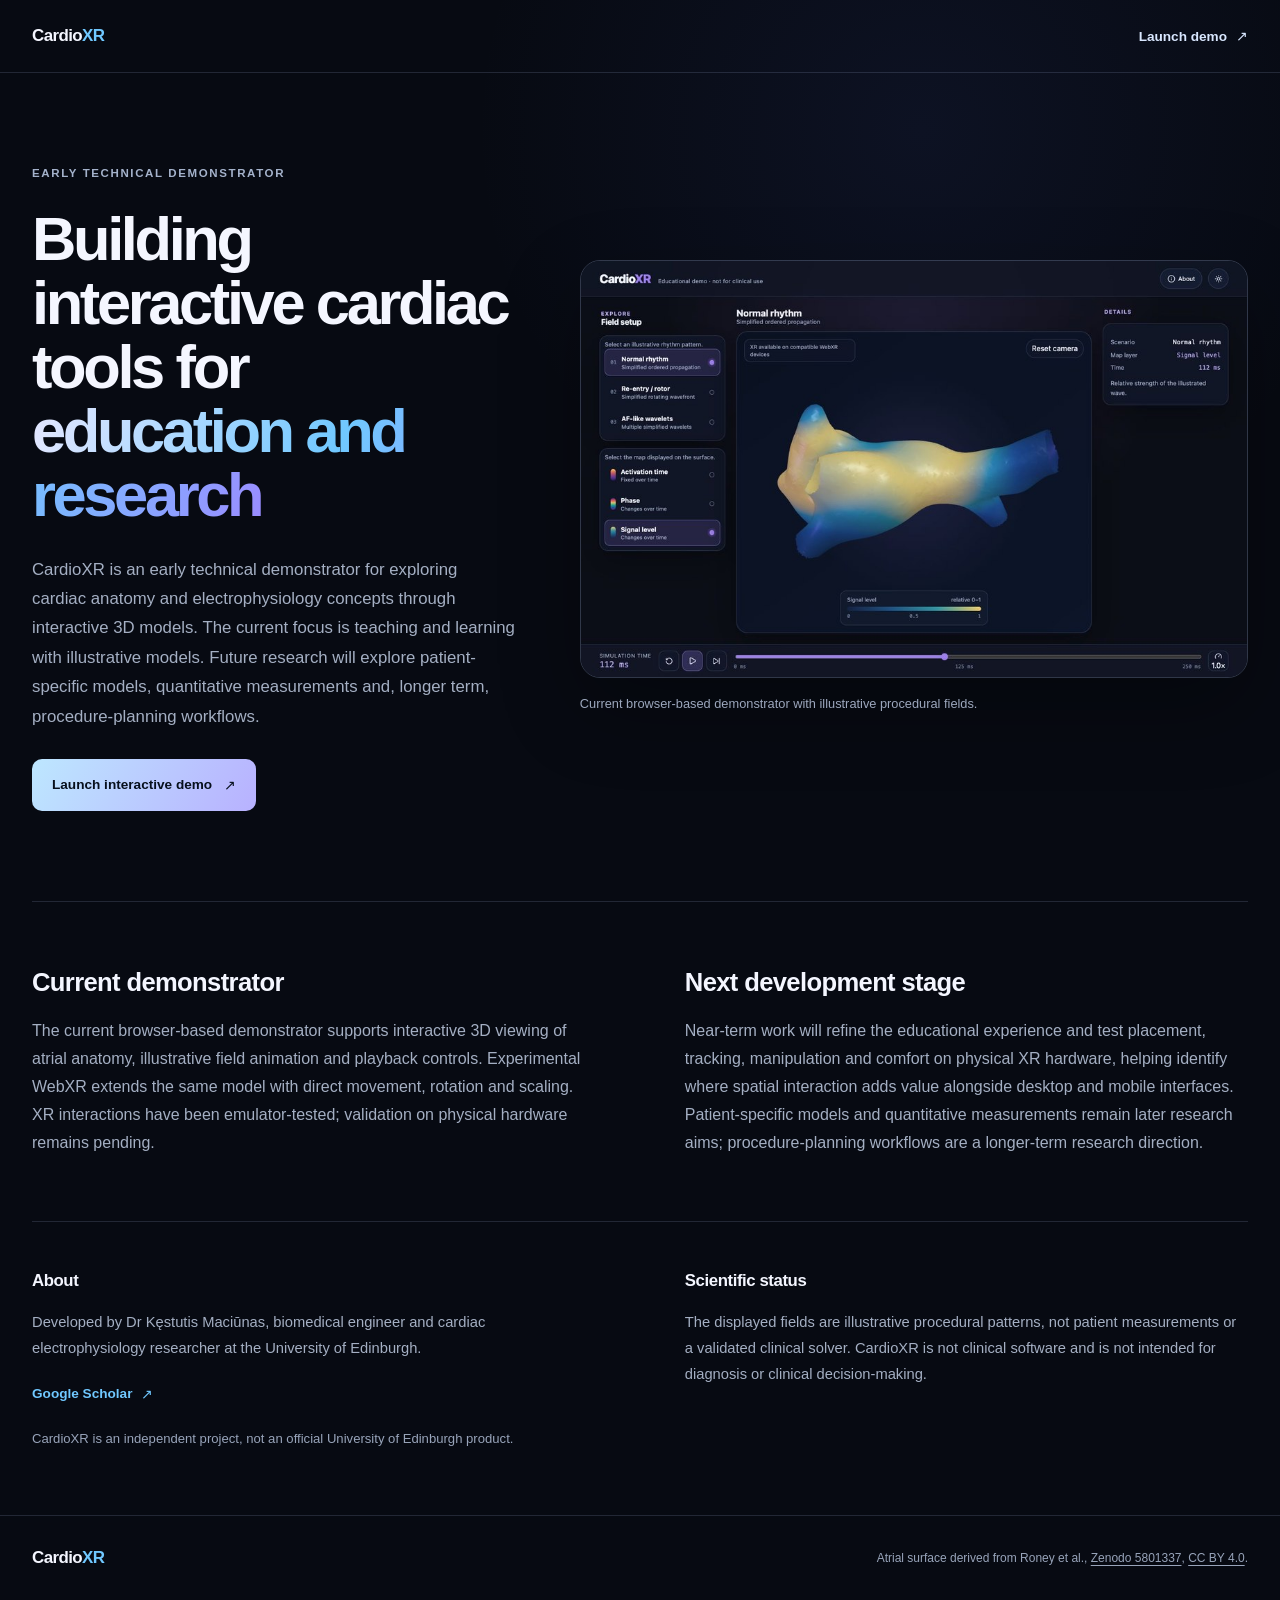
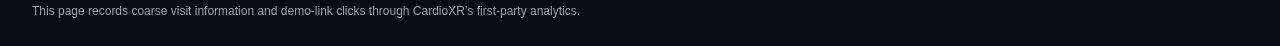
<file: index.html>
<!DOCTYPE html><html lang="en"> <head><meta charset="UTF-8"><meta name="viewport" content="width=device-width, initial-scale=1.0"><meta name="description" content="An early technical demonstrator exploring interactive 3D cardiac models for education, research and longer-term procedure-planning studies."><meta name="application-name" content="CardioXR"><meta name="author" content="Dr Kęstutis Maciūnas"><meta name="robots" content="noindex, nofollow"><meta name="theme-color" content="#070a12"><link rel="canonical" href="https://cardioxr.github.io/"><link rel="icon" type="image/svg+xml" href="/favicon.svg"><meta property="og:type" content="website"><meta property="og:url" content="https://cardioxr.github.io/"><meta property="og:title" content="CardioXR — Interactive cardiac education and research"><meta property="og:description" content="An early technical demonstrator exploring interactive 3D cardiac models for education, research and longer-term procedure-planning studies."><meta property="og:image" content="https://cardioxr.github.io/project/assets/project-social.jpg"><meta property="og:image:width" content="1200"><meta property="og:image:height" content="630"><meta property="og:image:alt" content="The CardioXR browser prototype displaying a coloured 3D atrial surface."><meta name="twitter:card" content="summary_large_image"><meta name="twitter:title" content="CardioXR — Interactive cardiac education and research"><meta name="twitter:description" content="An early technical demonstrator exploring interactive 3D cardiac models for education, research and longer-term procedure-planning studies."><meta name="twitter:image" content="https://cardioxr.github.io/project/assets/project-social.jpg"><title>CardioXR — Interactive cardiac education and research</title><link rel="stylesheet" href="/_astro/index.D4J3Oama.css"></head> <body> <a class="skip-link" href="#main-content">Skip to project overview</a>  <header class="site-header"> <div class="shell header-inner"> <a class="wordmark" href="/" aria-label="CardioXR project home">Cardio<span>XR</span></a> <a class="header-demo" href="/app/" data-demo-launch>Launch demo <span aria-hidden="true">↗</span></a> </div> </header> <main id="main-content"> <section class="hero shell" aria-labelledby="hero-title"> <div class="hero-copy"> <p class="status-kicker">Early technical demonstrator</p> <h1 id="hero-title">Building interactive cardiac tools for <em>education and research</em></h1> <p class="hero-summary">CardioXR is an early technical demonstrator for exploring cardiac anatomy and electrophysiology concepts through interactive 3D models. The current focus is teaching and learning with illustrative models. Future research will explore patient-specific models, quantitative measurements and, longer term, procedure-planning workflows.</p> <a class="button" href="/app/" data-demo-launch>Launch interactive demo <span aria-hidden="true">↗</span></a> </div> <figure class="hero-media"> <img src="/_astro/app-signal-1440.CcxFhosA.jpg" srcset="/_astro/app-signal-960.xH6j9Qmq.jpg 960w, /_astro/app-signal-1440.CcxFhosA.jpg 1440w" sizes="(max-width: 980px) calc(100vw - 40px), 58vw" width="1440" height="900" fetchpriority="high" alt="Complete CardioXR browser interface displaying an illustrative signal-level field on an interactive 3D atrial surface."> <figcaption>Current browser-based demonstrator with illustrative procedural fields.</figcaption> </figure> </section> <div class="project-info shell"> <section aria-labelledby="current-title"> <h2 id="current-title">Current demonstrator</h2> <p>The current browser-based demonstrator supports interactive 3D viewing of atrial anatomy, illustrative field animation and playback controls. Experimental WebXR extends the same model with direct movement, rotation and scaling. XR interactions have been emulator-tested; validation on physical hardware remains pending.</p> </section> <section aria-labelledby="hardware-title"> <h2 id="hardware-title">Next development stage</h2> <p>Near-term work will refine the educational experience and test placement, tracking, manipulation and comfort on physical XR hardware, helping identify where spatial interaction adds value alongside desktop and mobile interfaces. Patient-specific models and quantitative measurements remain later research aims; procedure-planning workflows are a longer-term research direction.</p> </section> </div> <div class="about-grid shell" id="about"> <section aria-labelledby="creator-title"> <h2 id="creator-title">About</h2> <p>Developed by Dr Kęstutis Maciūnas, biomedical engineer and cardiac electrophysiology researcher at the University of Edinburgh.</p> <a class="text-link" href="https://scholar.google.com/citations?user=fGcd5KEAAAAJ&amp;hl=en" target="_blank" rel="noopener noreferrer">Google Scholar <span aria-hidden="true">↗</span></a> <p class="independent-note">CardioXR is an independent project, not an official University of Edinburgh product.</p> </section> <aside aria-labelledby="science-title"> <h2 id="science-title">Scientific status</h2> <p>The displayed fields are illustrative procedural patterns, not patient measurements or a validated clinical solver. CardioXR is not clinical software and is not intended for diagnosis or clinical decision-making.</p> </aside> </div> </main> <footer class="site-footer"> <div class="shell footer-inner"> <a class="wordmark" href="/" aria-label="CardioXR project home">Cardio<span>XR</span></a> <p class="attribution">Atrial surface derived from Roney et al., <a href="https://zenodo.org/records/5801337" target="_blank" rel="noopener noreferrer">Zenodo 5801337</a>, <a href="https://creativecommons.org/licenses/by/4.0/" target="_blank" rel="noopener noreferrer">CC BY 4.0</a>.</p> </div> <p class="shell analytics-note">This page records coarse visit information and demo-link clicks through CardioXR’s first-party analytics.</p> </footer> <script type="module">var e=`cardioxr.analytics.browser.v1`,t=/^[A-Za-z0-9_-]{21}[AQgw]$/;function n(e){let t=``;for(let n of e)t+=String.fromCharCode(n);return btoa(t).replaceAll(`+`,`-`).replaceAll(`/`,`_`).replaceAll(`=`,``)}function r(e){if(!e||typeof e!=`object`)return!1;let n=e,r=n.createdAt,i=n.expiresAt;return n.version===1&&typeof n.id==`string`&&t.test(n.id)&&typeof r==`number`&&Number.isSafeInteger(r)&&typeof i==`number`&&Number.isSafeInteger(i)&&i===r+7776e6}function i(){try{return window.localStorage}catch{return}}function a(a={}){try{let o=a.storage??i();if(!o)return;let s=(a.now??Date.now)();if(!Number.isSafeInteger(s))return;let c=o.getItem(e);if(c){try{let e=JSON.parse(c);if(r(e)&&e.expiresAt>s)return e.id}catch{}o.removeItem(e)}let l=new Uint8Array(new ArrayBuffer(16));(a.randomValues??(e=>{crypto.getRandomValues(e)}))(l);let u=n(l);if(!t.test(u))return;let d={version:1,id:u,createdAt:s,expiresAt:s+7776e6};return o.setItem(e,JSON.stringify(d)),u}catch{return}}function o(){if(document.referrer)try{return new URL(document.referrer).hostname.toLowerCase()||void 0}catch{return}}function s(e){let t=new URLSearchParams(window.location.search).get(e)?.trim();return t?t.slice(0,100):void 0}function c(e){return e<760?`narrow`:e<1024?`compact`:e<1440?`desktop`:`wide`}function l(e){return e<1280?`small`:e<1920?`standard`:e<2560?`large`:`xlarge`}function u(e,t){if(t===`https://cardioxr-observatory.keslab.workers.dev/v1/ingest`)try{let n=e===`page_view`?a():void 0,r={event_name:e,path:window.location.pathname,page_title:document.title,referrer_domain:o(),utm_source:s(`utm_source`),utm_medium:s(`utm_medium`),utm_campaign:s(`utm_campaign`),utm_term:s(`utm_term`),utm_content:s(`utm_content`),viewport_bucket:c(window.innerWidth),screen_bucket:l(window.screen.width),language:navigator.language.split(`-`)[0]?.toLowerCase(),...n?{browser_id:n}:{}};fetch(t,{method:`POST`,mode:`cors`,credentials:`omit`,keepalive:!0,headers:{"Content-Type":`text/plain;charset=UTF-8`},body:JSON.stringify(r)}).catch(()=>void 0)}catch{}}var d=!1;function f(e,t){d||!e||typeof window>`u`||typeof document>`u`||window.location.origin!==`https://cardioxr.github.io`||t!==`https://cardioxr-observatory.keslab.workers.dev/v1/ingest`||(d=!0,u(`page_view`,t),document.querySelectorAll(`a[data-demo-launch]`).forEach(e=>{e.addEventListener(`click`,()=>u(`demo_launch_clicked`,t))}))}f(!0,`https://cardioxr-observatory.keslab.workers.dev/v1/ingest`);</script> </body> </html>
</file>
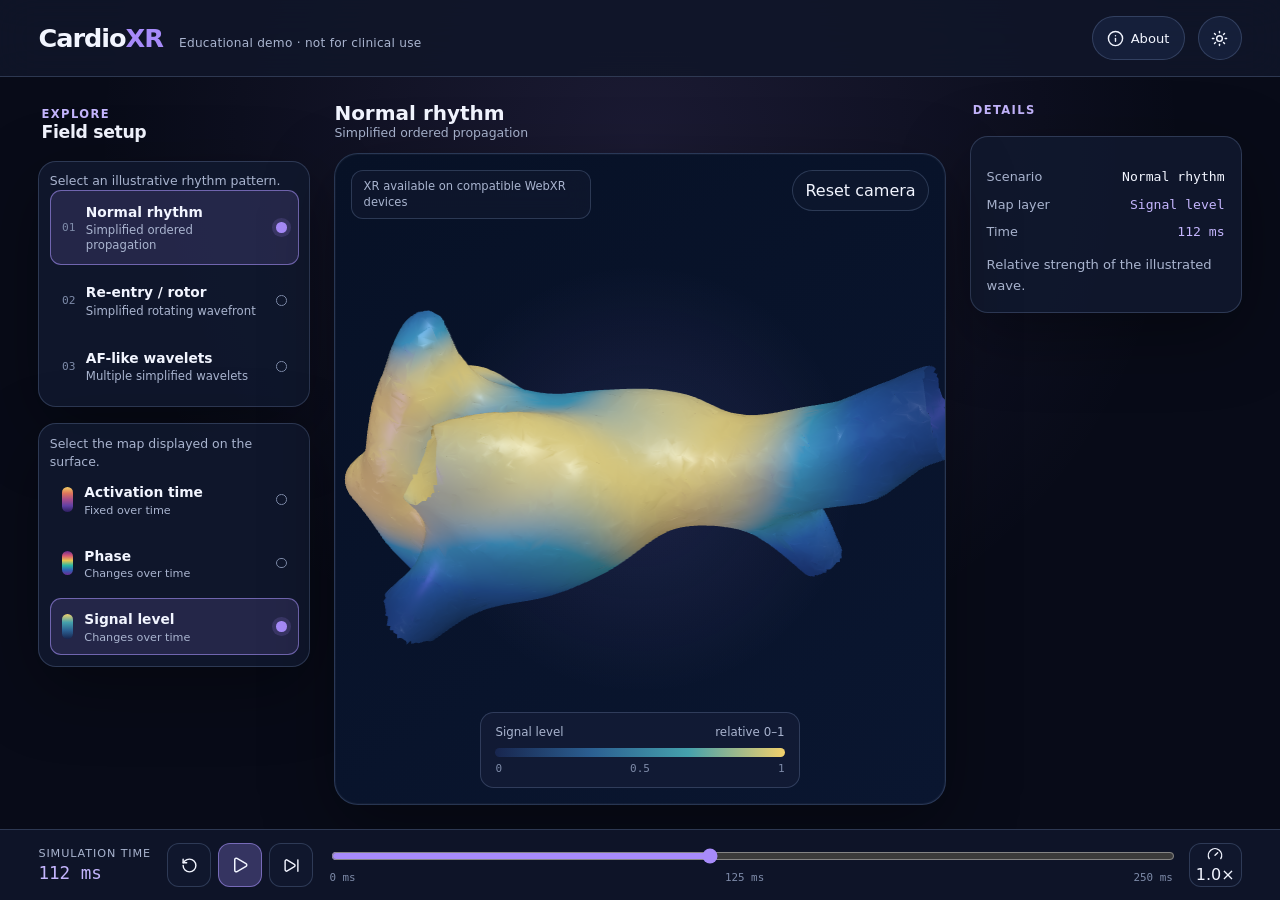
<file: app/index.html>
<!doctype html>
<html lang="en">
  <head>
    <meta charset="UTF-8" />
    <link rel="icon" type="image/svg+xml" href="/favicon.svg" />
    <meta name="viewport" content="width=device-width, initial-scale=1.0" />
    <meta
      name="description"
      content="CardioXR — an interactive browser-based research and education demo for simplified cardiac electrophysiology patterns."
    />
    <meta name="application-name" content="CardioXR" />
    <meta name="author" content="CardioXR" />
    <meta name="robots" content="noindex, nofollow" />
    <meta name="theme-color" content="#060810" />
    <link rel="canonical" href="https://cardioxr.github.io/app/" />
    <meta property="og:url" content="https://cardioxr.github.io/app/" />
    <meta property="og:type" content="website" />
    <meta property="og:title" content="CardioXR — Cardiac EP Visualisation" />
    <meta property="og:description" content="Explore simplified cardiac activation, phase, and voltage patterns on an interactive atrial form." />
    <meta property="og:image" content="/social-card.svg" />
    <meta name="twitter:card" content="summary_large_image" />
    <meta name="twitter:title" content="CardioXR — Cardiac EP Visualisation" />
    <meta name="twitter:description" content="CardioXR — an interactive browser-based research and education demo for simplified cardiac electrophysiology patterns." />
    <meta name="twitter:image" content="/social-card.svg" />
    <title>CardioXR — Cardiac EP Visualisation</title>
    <script type="module" crossorigin src="/assets/app-B-lhLMI9.js"></script>
    <link rel="stylesheet" crossorigin href="/assets/app-D8yj7Umk.css">
  </head>
  <body>
    <div id="app"></div>
  </body>
</html>
</file>
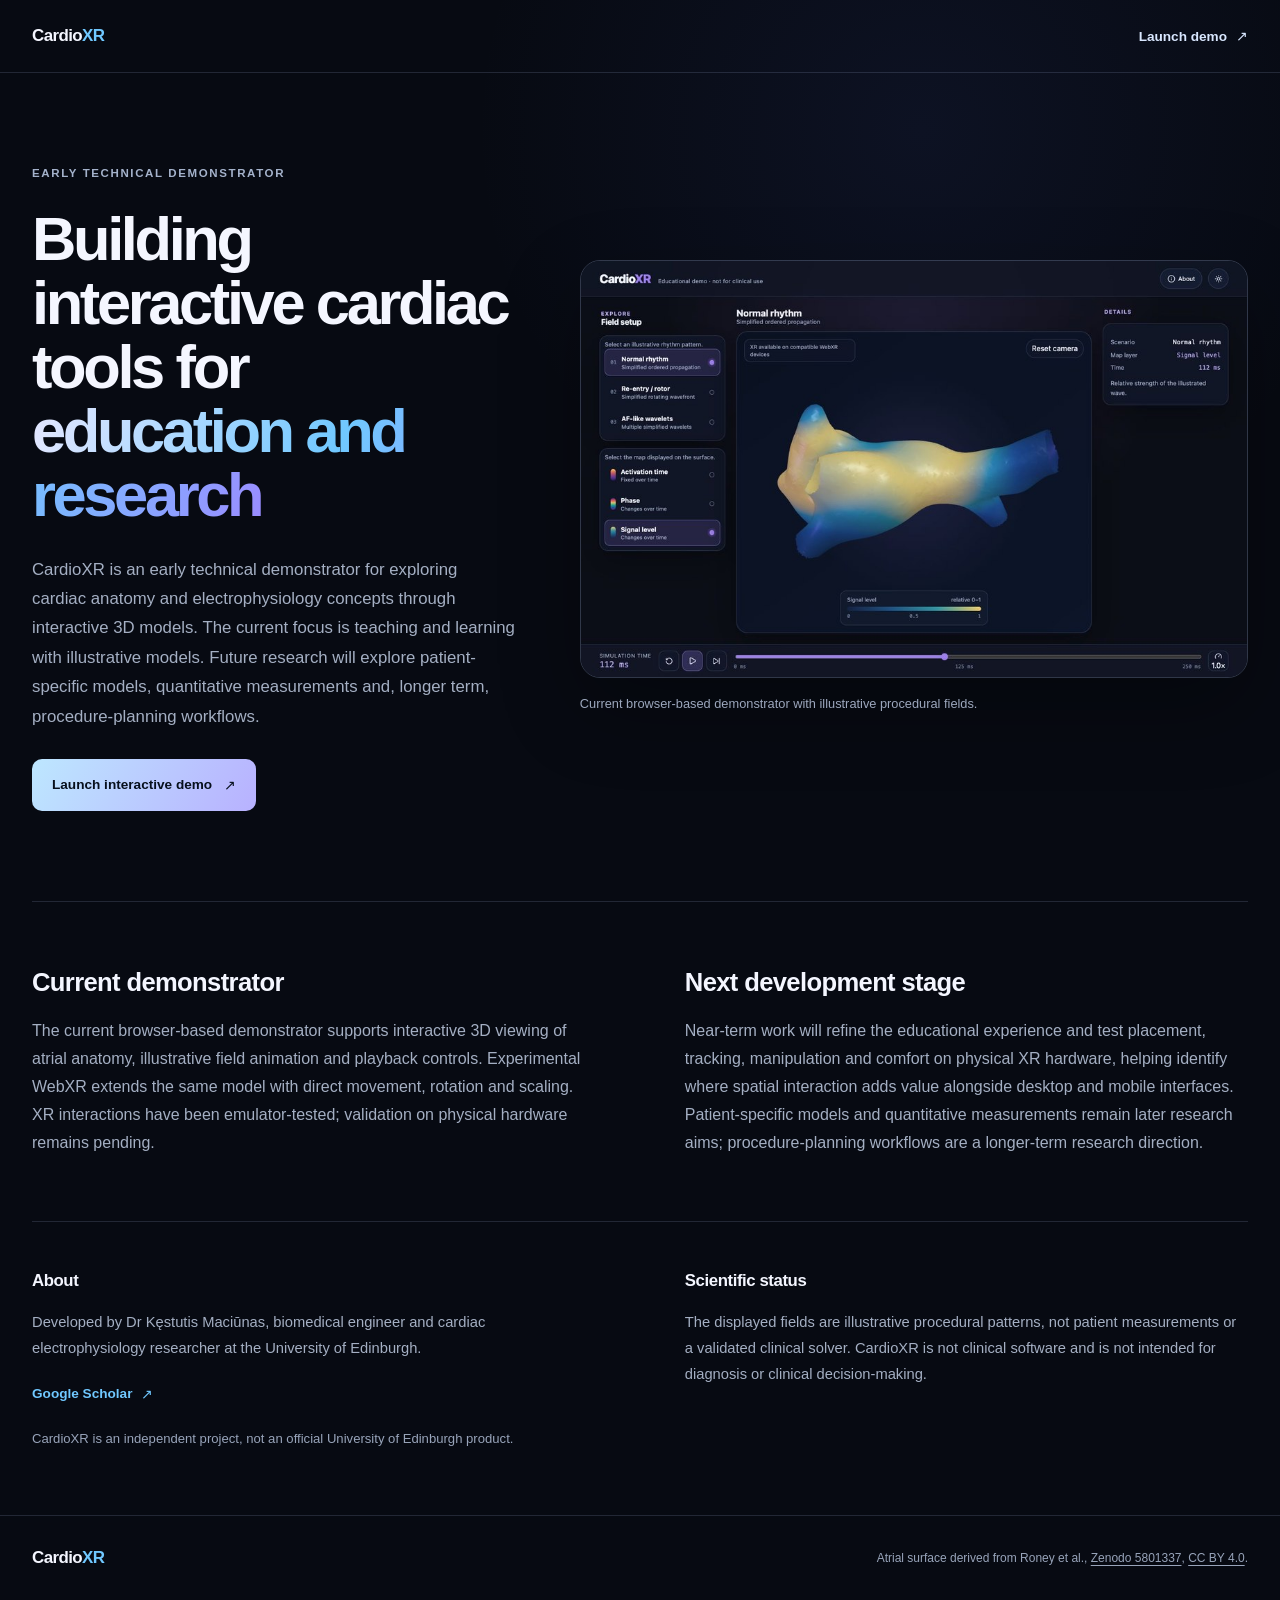
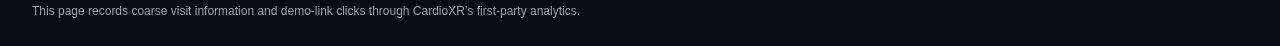
<file: project-astro/index.html>
<!DOCTYPE html><html lang="en"> <head><meta charset="UTF-8"><meta name="viewport" content="width=device-width, initial-scale=1.0"><meta name="robots" content="noindex, nofollow"><meta http-equiv="refresh" content="0;url=/"><link rel="canonical" href="https://cardioxr.github.io/"><title>CardioXR — Project overview</title></head> <body><p>The CardioXR overview has moved. <a href="/">Continue to CardioXR</a>.</p></body> </html>
</file>
<file: _astro/index.D4J3Oama.css>
:root{color-scheme:dark;--ink:#f4f6ff;--muted:#a4afc3;--line:#99abd42e;--blue:#70c8ff;--violet:#9a8cff;--page:#070a12;--shell:min(1280px, calc(100% - 64px));font-synthesis:none;text-rendering:optimizelegibility;font-family:Inter,ui-sans-serif,-apple-system,BlinkMacSystemFont,Segoe UI,sans-serif}*{box-sizing:border-box}html{background:var(--page)}body{min-width:320px;color:var(--ink);background:radial-gradient(circle at 72% 8%, #4258ba1a, transparent 28rem), var(--page);-webkit-font-smoothing:antialiased;margin:0}a{color:inherit}a:focus-visible{outline:3px solid var(--blue);outline-offset:4px;border-radius:4px}.shell{width:var(--shell);margin-inline:auto}h1,h2,p{text-wrap:pretty}h1,h2{margin:0;font-weight:560}p{color:var(--muted);line-height:1.75}.skip-link{z-index:100;color:#06101c;background:var(--blue);border-radius:8px;padding:12px 16px;font-weight:700;text-decoration:none;position:fixed;top:12px;left:16px;transform:translateY(-150%)}.skip-link:focus{transform:translateY(0)}.site-header{border-bottom:1px solid var(--line)}.header-inner{justify-content:space-between;align-items:center;gap:24px;min-height:72px;display:flex}.wordmark{letter-spacing:-.035em;font-size:1.06rem;font-weight:730;text-decoration:none}.wordmark span{color:var(--blue)}.header-demo,.text-link{align-items:center;gap:9px;min-height:44px;font-size:.85rem;font-weight:650;text-decoration:none;display:inline-flex}.header-demo{color:#d9e7ff}.text-link{color:var(--blue)}.header-demo:hover,.text-link:hover{text-underline-offset:4px;text-decoration:underline}.hero{grid-template-columns:minmax(0,.84fr) minmax(0,1.16fr);align-items:center;gap:clamp(40px,5vw,72px);min-height:calc(100svh - 72px);padding-block:clamp(54px,6vw,84px);display:grid}.hero-copy{min-width:0}.status-kicker{color:#a4b2cb;letter-spacing:.14em;text-transform:uppercase;margin:0 0 24px;font-size:.72rem;font-weight:700}h1{letter-spacing:-.055em;font-size:clamp(3.1rem,4.8vw,4.6rem);line-height:1.04}h1 em{color:#0000;background:linear-gradient(112deg, #e7e8ff, var(--blue) 52%, var(--violet));background-clip:text;font-style:normal}.hero-summary{max-width:540px;margin:28px 0;font-size:1.05rem}.button{color:#07101d;background:linear-gradient(120deg,#bde7ff,#b8b1ff);border-radius:10px;justify-content:center;align-items:center;gap:12px;min-height:52px;padding:12px 20px;font-size:.85rem;font-weight:750;text-decoration:none;transition:background .18s;display:inline-flex}.button:hover{background:#d0e6ff}.hero-media{min-width:0;margin:0}.hero-media img{aspect-ratio:16/10;border:1px solid #99abd447;border-radius:20px;width:100%;height:auto;display:block;box-shadow:0 30px 80px #0000004d}.hero-media figcaption{color:#9ca7bd;margin-top:16px;font-size:.8rem;line-height:1.6}.project-info,.about-grid{border-top:1px solid var(--line);grid-template-columns:repeat(2,minmax(0,1fr));gap:clamp(40px,7vw,96px);display:grid}.project-info{padding-block:64px}h2{letter-spacing:-.025em;font-size:clamp(1.35rem,2vw,1.75rem);line-height:1.3}.project-info p,.about-grid p{margin:18px 0 0}.about-grid{padding-block:48px 64px}.about-grid h2{font-size:1.05rem;font-weight:650}.about-grid p{font-size:.92rem}.about-grid .text-link{margin-top:10px}.about-grid .independent-note{color:#98a4ba;margin-top:12px;font-size:.82rem}.site-footer{border-top:1px solid var(--line)}.footer-inner{justify-content:space-between;align-items:center;gap:40px;padding-block:32px;display:flex}.attribution{color:#98a4ba;text-align:right;max-width:600px;margin:0;font-size:.75rem}.analytics-note{color:#98a4ba;margin-block:0 24px;font-size:.75rem}.attribution a{text-underline-offset:3px}@media (width<=980px){:root{--shell:min(calc(100% - 40px), 760px)}.hero{grid-template-columns:1fr;gap:40px;min-height:0;padding-block:56px 64px}h1{max-width:640px}}@media (width<=620px){:root{--shell:calc(100% - 32px)}.header-inner{min-height:62px}.hero{padding-block:44px 52px}h1{font-size:clamp(2.6rem,11vw,3.4rem)}.hero-summary{font-size:1rem}.hero-media img{border-radius:12px}.project-info,.about-grid{grid-template-columns:1fr;gap:32px;padding-block:40px}.footer-inner{flex-direction:column;align-items:flex-start;gap:20px}.attribution{text-align:left}}@media (height<=500px) and (orientation:landscape){.hero{grid-template-columns:minmax(0,1fr) minmax(0,1fr);gap:32px;padding-block:36px}h1{font-size:2.6rem}.hero-summary{font-size:.95rem}}@media (prefers-reduced-motion:reduce){*,:before,:after{scroll-behavior:auto!important;transition:none!important}}
</file>
<file: assets/app-D8yj7Umk.css>
._group_dooak_1{gap:.4rem;display:grid}._button_dooak_2{border-radius:var(--radius-sm);text-align:left;cursor:pointer;background:0 0;border:1px solid #0000;grid-template-columns:auto 1fr auto;align-items:center;gap:.65rem;width:100%;min-height:3.35rem;padding:.65rem .7rem;display:grid}._button_dooak_2:hover{background:color-mix(in srgb, var(--accent) 10%, transparent)}._selected_dooak_17{border-color:var(--border-strong);background:color-mix(in srgb, var(--accent) 14%, transparent)}._marker_dooak_18{color:var(--subtle);font-family:ui-monospace,SFMono-Regular,Menlo,monospace;font-size:.7rem}._label_dooak_19{font-size:.86rem;font-weight:680}._description_dooak_20{color:var(--muted);margin-top:.14rem;font-size:.73rem;line-height:1.3;display:block}._indicator_dooak_21{border:1px solid var(--subtle);border-radius:50%;width:.66rem;height:.66rem}._selected_dooak_17 ._indicator_dooak_21{background:var(--accent);box-shadow:0 0 0 4px color-mix(in srgb, var(--accent) 16%, transparent);border:0}._mapButton_dooak_23{grid-template-columns:.75rem 1fr auto;min-height:2.8rem}._mapSwatch_dooak_24{background-color:var(--surface-soft);border-radius:999px;width:.7rem;height:1.55rem}._mapMeta_dooak_25{color:var(--muted);margin-top:.15rem;font-size:.7rem;display:block}._dock_172w2_1{border-top:1px solid var(--border);background:color-mix(in srgb, var(--bg-raised) 93%, transparent);-webkit-backdrop-filter:blur(18px);backdrop-filter:blur(18px);grid-template-columns:auto auto minmax(13rem,1fr) auto;align-items:center;gap:1rem;padding:.8rem clamp(1rem,3vw,2.5rem);display:grid}._readout_172w2_2{min-width:5.8rem}._readoutLabel_172w2_3{color:var(--muted);letter-spacing:.08em;text-transform:uppercase;font-size:.7rem;display:block}._readoutTime_172w2_4{color:var(--accent-strong);margin-top:.18rem;font:1.1rem ui-monospace,SFMono-Regular,Menlo,monospace;display:block}._controls_172w2_5{gap:.45rem;display:flex}._control_172w2_5{border:1px solid var(--border);background:var(--surface);cursor:pointer;border-radius:.75rem;place-items:center;min-width:2.75rem;min-height:2.75rem;display:inline-grid}._control_172w2_5:hover{border-color:var(--border-strong)}._primary_172w2_8{border-color:var(--border-strong);background:color-mix(in srgb, var(--accent) 25%, var(--surface))}._sliderWrap_172w2_9{gap:.3rem;display:grid}._range_172w2_10{width:100%;accent-color:var(--accent);cursor:pointer}._rangeLabels_172w2_11{color:var(--subtle);justify-content:space-between;font:.68rem ui-monospace,SFMono-Regular,Menlo,monospace;display:flex}._speed_172w2_12{white-space:nowrap}@media (width<=760px){._dock_172w2_1{padding:.55rem max(.7rem, env(safe-area-inset-right)) max(.55rem, env(safe-area-inset-bottom)) max(.7rem, env(safe-area-inset-left));grid-template-columns:minmax(5.35rem,1fr) auto auto;grid-template-areas:"readout controls speed""slider slider slider";gap:.45rem .55rem}._readout_172w2_2{grid-area:readout;min-width:0}._controls_172w2_5{grid-area:controls;justify-content:end}._sliderWrap_172w2_9{grid-area:slider}._speed_172w2_12{grid-area:speed}}@media (height<=560px) and (width>=761px) and (width<=960px){._dock_172w2_1{padding:.35rem max(.75rem, env(safe-area-inset-right)) max(.35rem, env(safe-area-inset-bottom)) max(.75rem, env(safe-area-inset-left));grid-template-columns:auto auto minmax(10rem,1fr) auto;grid-template-areas:"readout controls slider speed";gap:.75rem}._readout_172w2_2{grid-area:readout}._controls_172w2_5{grid-area:controls}._sliderWrap_172w2_9{grid-area:slider}._speed_172w2_12{grid-area:speed}._readoutTime_172w2_4{font-size:.95rem}._control_172w2_5{min-width:2.75rem;min-height:2.75rem}}._viewport_p3c0d_1{border:1px solid var(--border);background:radial-gradient(circle at 50% 50%, color-mix(in srgb, var(--accent) 13%, transparent), transparent 48%), linear-gradient(145deg, var(--stage-edge), var(--stage));min-height:clamp(22rem,62vh,42rem);box-shadow:inset 0 0 0 1px #ffffff09, var(--shadow);border-radius:clamp(1rem,2vw,1.5rem);flex:1;position:relative;overflow:hidden}._canvas_p3c0d_13,._canvas_p3c0d_13>div[aria-hidden=true]{position:absolute;inset:0}._canvas_p3c0d_13>div[aria-hidden=true] canvas{touch-action:none;display:block;width:100%!important;height:100%!important}._chrome_p3c0d_16{z-index:2;pointer-events:none;position:absolute;inset:0}._xrControl_p3c0d_17{pointer-events:auto;max-width:min(15rem,100% - 10rem);position:absolute;top:1rem;left:1rem}._xrButton_p3c0d_18{border:1px solid var(--border-strong);background:color-mix(in srgb, var(--surface) 82%, transparent);cursor:pointer;border-radius:999px;min-height:2.55rem;padding:.55rem .8rem}._xrButton_p3c0d_18:disabled{cursor:wait;opacity:.72}._xrHint_p3c0d_20,._xrMessage_p3c0d_20{border:1px solid var(--border);background:color-mix(in srgb, var(--surface) 76%, transparent);color:var(--muted);-webkit-backdrop-filter:blur(12px);backdrop-filter:blur(12px);border-radius:.75rem;margin:0;padding:.52rem .7rem;font-size:.72rem;line-height:1.35}._xrMessage_p3c0d_20{max-width:15rem;margin-top:.45rem}._reset_p3c0d_22{pointer-events:auto;border:1px solid var(--border);background:color-mix(in srgb, var(--surface) 75%, transparent);cursor:pointer;border-radius:999px;min-height:2.55rem;padding:.55rem .75rem;position:absolute;top:1rem;right:1rem}._legend_p3c0d_23{pointer-events:auto;border:1px solid var(--border);background:color-mix(in srgb, var(--surface-strong) 82%, transparent);-webkit-backdrop-filter:blur(14px);backdrop-filter:blur(14px);border-radius:.85rem;width:min(20rem,100% - 2rem);padding:.75rem .9rem;position:absolute;bottom:1rem;left:50%;transform:translate(-50%)}._legendTitle_p3c0d_24{color:var(--muted);justify-content:space-between;gap:1rem;font-size:.74rem;display:flex}._gradient_p3c0d_25{border-radius:999px;height:.55rem;margin:.55rem 0 .35rem}._ticks_p3c0d_26{color:var(--subtle);justify-content:space-between;font:.69rem ui-monospace,SFMono-Regular,Menlo,monospace;display:flex}._state_p3c0d_27{text-align:center;place-items:center;height:100%;padding:2rem;display:grid}._state_p3c0d_27 h2{margin:0 0 .5rem;font-size:1.1rem}._state_p3c0d_27 p{max-width:24rem;color:var(--muted);margin:0;font-size:.86rem;line-height:1.5}._fallbackButton_p3c0d_30{border:1px solid var(--border-strong);background:var(--surface);cursor:pointer;border-radius:999px;min-height:2.75rem;margin-top:1rem;padding:0 1rem}._visuallyHidden_p3c0d_31{clip:rect(0, 0, 0, 0);white-space:nowrap;border:0;width:1px;height:1px;margin:-1px;padding:0;position:absolute;overflow:hidden}@media (width<=760px){._viewport_p3c0d_1{height:100%;min-height:0}._xrControl_p3c0d_17{max-width:calc(100% - 9.25rem);top:.65rem;left:.65rem}._xrButton_p3c0d_18{min-height:2.75rem}._reset_p3c0d_22{min-height:2.75rem;top:.65rem;right:.65rem}._legend_p3c0d_23{width:min(20rem,100% - 1.3rem);padding:.65rem .75rem;bottom:.65rem}}@media (height<=560px) and (width>=761px) and (width<=960px){._viewport_p3c0d_1{height:100%;min-height:0}._xrControl_p3c0d_17{top:.55rem;left:.55rem}._reset_p3c0d_22{min-height:2.75rem;top:.55rem;right:.55rem}._legend_p3c0d_23{padding:.55rem .7rem;bottom:.55rem}}._overlay_145a2_1{z-index:20;-webkit-backdrop-filter:blur(5px);backdrop-filter:blur(5px);background:#030610a6;position:fixed;inset:0}._content_145a2_2{z-index:21;border-left:1px solid var(--border);background:var(--surface-strong);flex-direction:column;width:min(28rem,92vw);padding:1.35rem;display:flex;position:fixed;top:0;bottom:0;right:0;box-shadow:-24px 0 70px #0000004d}._header_145a2_3{border-bottom:1px solid var(--border);justify-content:space-between;align-items:start;gap:1rem;padding-bottom:1rem;display:flex}._title_145a2_4{margin:0;font-size:1.2rem}._description_145a2_5{color:var(--muted);margin:.35rem 0 0;font-size:.8rem;line-height:1.45}._close_145a2_6{border:1px solid var(--border);background:var(--surface);cursor:pointer;border-radius:.7rem;min-width:2.75rem;min-height:2.75rem}._body_145a2_7{color:var(--muted);padding:1rem 0;font-size:.87rem;line-height:1.6;overflow:auto}._body_145a2_7 h3{color:var(--text);margin:1rem 0 .35rem;font-size:.9rem}._body_145a2_7 p{margin:.35rem 0}._body_145a2_7 a{color:var(--accent-strong);text-underline-offset:.18em}._body_145a2_7 dl{grid-template-columns:1fr auto;gap:.65rem;margin:.8rem 0;display:grid}._body_145a2_7 dt{color:var(--muted)}._body_145a2_7 dd{color:var(--text);margin:0;font-family:ui-monospace,SFMono-Regular,Menlo,monospace}._disclosure_145a2_14{border:1px solid var(--border);background:var(--surface);border-radius:.75rem;margin-top:.7rem;padding:.75rem}._disclosure_145a2_14 summary{color:var(--text);cursor:pointer;font-weight:650}._disclosure_145a2_14 p{margin-top:.65rem}._mobileContent_145a2_17{width:100%;max-height:min(78dvh,42rem);padding-bottom:max(1rem, env(safe-area-inset-bottom));border-top:1px solid var(--border);border-left:0;border-radius:1.2rem 1.2rem 0 0;inset:auto 0 0}._tabsList_145a2_18{border:1px solid var(--border);border-radius:.75rem;grid-template-columns:repeat(3,1fr);gap:.35rem;margin-bottom:1rem;padding:.25rem;display:grid}._tab_145a2_18{min-height:2.65rem;color:var(--muted);cursor:pointer;background:0 0;border:0;border-radius:.55rem}._tab_145a2_18[data-state=active]{background:color-mix(in srgb, var(--accent) 18%, transparent);color:var(--text)}@media (width<=760px){._content_145a2_2{padding:1rem}}@media (height<=560px) and (width>=761px) and (width<=960px){._mobileContent_145a2_17{width:min(26rem,72vw);max-height:none;padding:max(.8rem, env(safe-area-inset-top)) max(1rem, env(safe-area-inset-right)) max(.8rem, env(safe-area-inset-bottom)) 1rem;border-top:0;border-left:1px solid var(--border);border-radius:1.2rem 0 0 1.2rem;inset:0 0 0 auto}}._app_18tzk_1{background:radial-gradient(circle at 50% 16%, color-mix(in srgb, var(--accent) 12%, transparent), transparent 34rem), var(--bg);min-height:100svh}._shell_18tzk_8{grid-template-rows:auto minmax(0,1fr) auto;height:100dvh;min-height:0;display:grid;overflow:hidden}._topbar_18tzk_18{justify-content:space-between;align-items:center;gap:var(--space-5);border-bottom:1px solid var(--border);background:color-mix(in srgb, var(--bg-raised) 88%, transparent);-webkit-backdrop-filter:blur(18px);backdrop-filter:blur(18px);padding:1rem clamp(1rem,3vw,2.5rem);display:flex}._identity_18tzk_29{align-items:baseline;gap:1rem;min-width:0;display:flex}._brand_18tzk_30{letter-spacing:-.04em;white-space:nowrap;font-size:clamp(1.2rem,2vw,1.65rem);font-weight:800}._brandMark_18tzk_31{color:var(--accent)}._topActions_18tzk_32{align-items:center;gap:var(--space-3);display:flex}._status_18tzk_33{color:var(--muted);letter-spacing:.02em;white-space:nowrap;font-size:.76rem}._noticeCompact_18tzk_34{display:none}._iconButton_18tzk_35,._readoutButton_18tzk_35{border:1px solid var(--border);background:var(--surface-soft);cursor:pointer;border-radius:999px;min-height:2.75rem;transition:border-color .16s,background .16s,transform .16s}._iconButton_18tzk_35{place-items:center;min-width:2.75rem;display:inline-grid}._readoutButton_18tzk_35{justify-content:center;align-items:center;gap:.4rem;padding:.55rem .9rem;font-size:.82rem;display:inline-flex}._iconButton_18tzk_35:hover,._readoutButton_18tzk_35:hover{border-color:var(--border-strong);background:var(--surface-strong);transform:translateY(-1px)}._workspace_18tzk_47{grid-template-columns:minmax(14rem,17rem) minmax(0,1fr) minmax(14rem,17rem);gap:clamp(.75rem,2vw,1.5rem);min-height:0;padding:clamp(.75rem,2vw,1.5rem) clamp(1rem,3vw,2.5rem);display:grid;overflow:auto}._rail_18tzk_56{gap:var(--space-4);flex-direction:column;min-width:0;min-height:0;display:flex}._railHeader_18tzk_57{justify-content:space-between;align-items:baseline;gap:.5rem;padding:.15rem .2rem;display:flex}._eyebrow_18tzk_58{color:var(--accent-strong);letter-spacing:.12em;text-transform:uppercase;font-size:.72rem;font-weight:750}._railTitle_18tzk_59{letter-spacing:-.02em;font-size:1.08rem;font-weight:720}._railNote_18tzk_60{color:var(--muted);font-size:.78rem;line-height:1.45}._panel_18tzk_61{border:1px solid var(--border);border-radius:var(--radius);background:var(--surface);box-shadow:var(--shadow)}._railPanel_18tzk_62{padding:.65rem}._readout_18tzk_35{padding:1rem}._readout_18tzk_35 dl{grid-template-columns:1fr auto;gap:.8rem .65rem;margin:1rem 0;display:grid}._readout_18tzk_35 dt{color:var(--muted);font-size:.8rem}._readout_18tzk_35 dd{text-align:right;margin:0;font-family:ui-monospace,SFMono-Regular,Menlo,monospace;font-size:.82rem}._readoutValue_18tzk_67{color:var(--accent-strong)}._readoutCopy_18tzk_68{color:var(--muted);margin:0;font-size:.82rem;line-height:1.55}._stageColumn_18tzk_69{gap:var(--space-3);flex-direction:column;min-width:0;min-height:0;display:flex}._stageMeta_18tzk_70{justify-content:space-between;align-items:center;gap:1rem;min-height:2.3rem;display:flex}._stageTitle_18tzk_71{font-size:clamp(1rem,1.8vw,1.25rem);font-weight:700}._stageSub_18tzk_72{color:var(--muted);font-size:.78rem}._mobileReadout_18tzk_73,._mobileToolbar_18tzk_74{display:none}@media (width<=1120px){._workspace_18tzk_47{grid-template-columns:minmax(13rem,16rem) minmax(0,1fr)}._rightRail_18tzk_78{display:none}._mobileReadout_18tzk_73{display:inline-flex}}@media (width<=760px){._shell_18tzk_8{height:100dvh;min-height:0;overflow:hidden}._topbar_18tzk_18{min-height:4rem;padding:max(.55rem, env(safe-area-inset-top)) max(.75rem, env(safe-area-inset-right)) .55rem max(.75rem, env(safe-area-inset-left))}._identity_18tzk_29{display:block}._brand_18tzk_30{font-size:1.15rem}._status_18tzk_33{letter-spacing:.035em;margin-top:.12rem;font-size:.66rem}._noticeFull_18tzk_95{display:none}._noticeCompact_18tzk_34{display:inline}._topActions_18tzk_32{gap:.4rem}._aboutButton_18tzk_98{width:2.75rem;padding:0}._aboutLabel_18tzk_99{display:none}._workspace_18tzk_47{padding:.45rem .55rem .5rem;display:block;overflow:hidden}._leftRail_18tzk_101{display:none}._stageColumn_18tzk_69{grid-template-rows:auto minmax(0,1fr) auto;gap:.4rem;height:100%;display:grid}._stageMeta_18tzk_70{min-height:0;padding:0 .2rem}._stageTitle_18tzk_71{font-size:.96rem}._stageSub_18tzk_72{font-size:.72rem}._mobileReadout_18tzk_73{display:none}._mobileToolbar_18tzk_74{grid-template-columns:repeat(3,1fr);gap:.45rem;padding:0;display:grid}._mobileToolbar_18tzk_74 button{flex:1;min-height:2.75rem}._bottomDock_18tzk_109{z-index:4;min-height:0;position:static}}@media (height<=560px) and (width>=761px) and (width<=960px){._shell_18tzk_8{height:100dvh;min-height:0;overflow:hidden}._topbar_18tzk_18{min-height:3.25rem;padding:max(.25rem, env(safe-area-inset-top)) max(.75rem, env(safe-area-inset-right)) .25rem max(.75rem, env(safe-area-inset-left))}._identity_18tzk_29{gap:.7rem}._brand_18tzk_30{font-size:1.1rem}._noticeFull_18tzk_95{display:none}._noticeCompact_18tzk_34{display:inline}._topActions_18tzk_32{gap:.4rem}._aboutButton_18tzk_98{width:2.75rem;padding:0}._aboutLabel_18tzk_99{display:none}._workspace_18tzk_47{padding:.35rem .7rem;display:block;overflow:hidden}._leftRail_18tzk_101{display:none}._stageColumn_18tzk_69{grid-template-rows:auto minmax(0,1fr) auto;gap:.3rem;height:100%;display:grid}._stageMeta_18tzk_70{min-height:0;padding:0 .2rem}._stageTitle_18tzk_71{font-size:.94rem}._stageSub_18tzk_72{font-size:.68rem}._mobileReadout_18tzk_73{display:none}._mobileToolbar_18tzk_74{grid-template-columns:repeat(3,1fr);gap:.45rem;display:grid}._mobileToolbar_18tzk_74 button{min-height:2.75rem}._rightRail_18tzk_78{display:none}._bottomDock_18tzk_109{min-height:0;position:static}}:root{--lightningcss-light: ;--lightningcss-dark:initial;color-scheme:dark;font-synthesis:none;text-rendering:optimizelegibility;--bg:#080b18;--bg-raised:#10162a;--stage:#0a1630;--stage-edge:#071126;--surface:#11192fdb;--surface-strong:#141d36;--surface-soft:#1a2544ad;--border:#9db7e638;--border-strong:#ab96ff8f;--text:#f2f5ff;--muted:#a9b4cf;--subtle:#7d8aa8;--accent:#a78bfa;--accent-strong:#c4b5fd;--cyan:#63d9e6;--danger:#f4a3b1;--shadow:0 22px 70px #00000057;--radius:18px;--radius-sm:11px;--space-1:.35rem;--space-2:.55rem;--space-3:.8rem;--space-4:1rem;--space-5:1.35rem;--space-6:1.75rem;--space-7:2.4rem;font-family:Inter,ui-sans-serif,system-ui,-apple-system,BlinkMacSystemFont,Segoe UI,sans-serif}[data-theme=light]{--lightningcss-light:initial;--lightningcss-dark: ;color-scheme:light;--bg:#e8edf7;--bg-raised:#f7f9fd;--stage:#d4ddeb;--stage-edge:#c5d1e3;--surface:#f9fbffe8;--surface-strong:#fff;--surface-soft:#e7edf9eb;--border:#2e436d33;--border-strong:#6f50cf;--text:#17223d;--muted:#51617e;--subtle:#6a7892;--accent:#6847d6;--accent-strong:#4f31bb;--cyan:#087f9c;--danger:#a23f56;--shadow:0 22px 60px #32467033}*{box-sizing:border-box}html,body,#app{min-height:100%;margin:0}body{background:var(--bg);min-width:320px;color:var(--text);overflow-x:hidden}button,input{font:inherit}button{color:inherit}button:focus-visible,input:focus-visible,[role=tab]:focus-visible{outline:3px solid var(--cyan);outline-offset:3px}@media (prefers-reduced-motion:reduce){*,:before,:after{scroll-behavior:auto!important;transition-duration:.01ms!important;animation-duration:.01ms!important;animation-iteration-count:1!important}}
</file>
